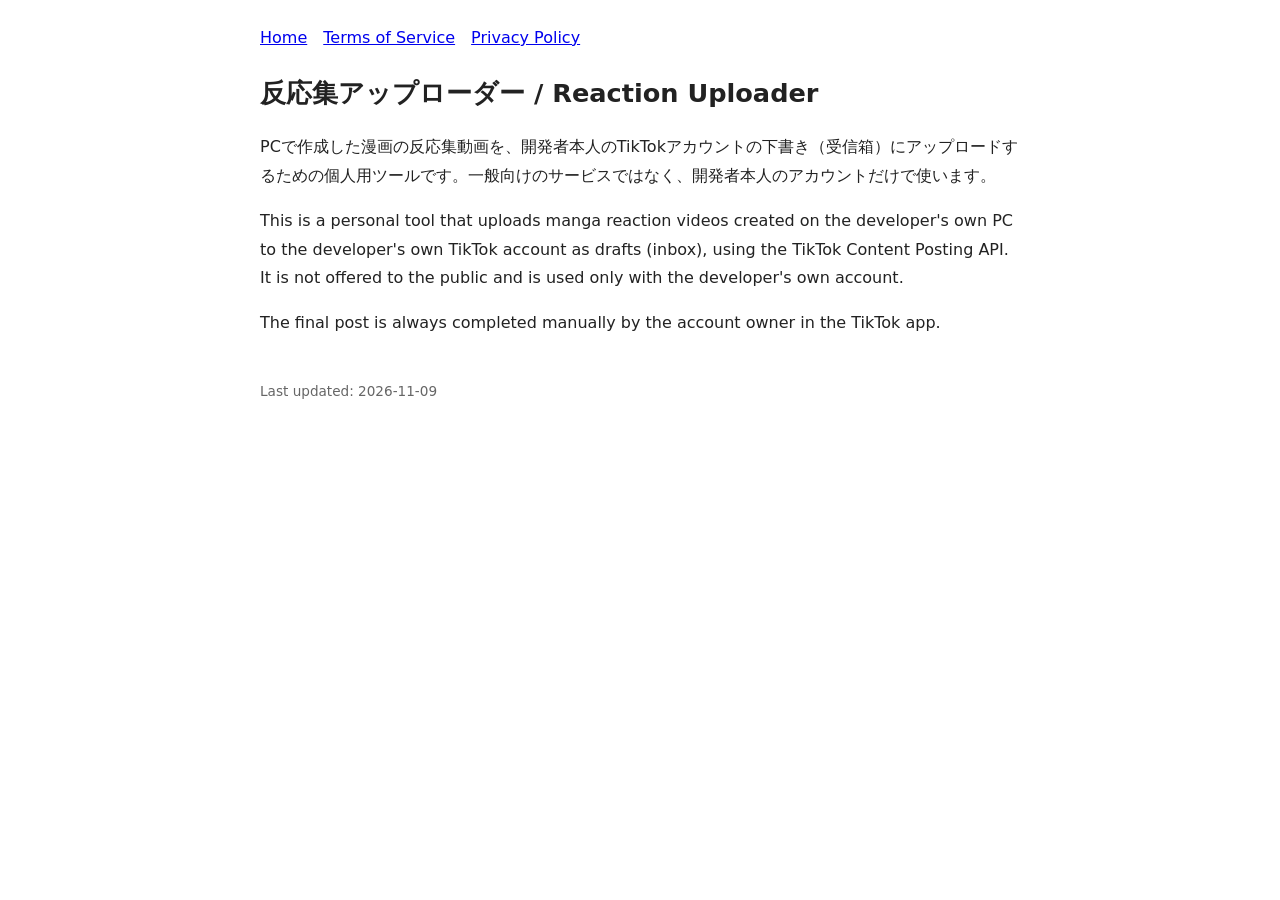
<file: index.html>
<!doctype html><html lang="ja"><head><meta charset="utf-8"><meta name="viewport" content="width=device-width,initial-scale=1"><link rel="stylesheet" href="style.css"><title>Reaction Uploader</title></head><body><nav><a href="./">Home</a><a href="terms.html">Terms of Service</a><a href="privacy.html">Privacy Policy</a></nav>
<h1>反応集アップローダー / Reaction Uploader</h1>
<p>PCで作成した漫画の反応集動画を、開発者本人のTikTokアカウントの下書き（受信箱）にアップロードするための個人用ツールです。一般向けのサービスではなく、開発者本人のアカウントだけで使います。</p>
<p>This is a personal tool that uploads manga reaction videos created on the developer's own PC to the developer's own TikTok account as drafts (inbox), using the TikTok Content Posting API. It is not offered to the public and is used only with the developer's own account.</p>
<p>The final post is always completed manually by the account owner in the TikTok app.</p>
<footer>Last updated: 2026-11-09</footer></body></html>
</file>
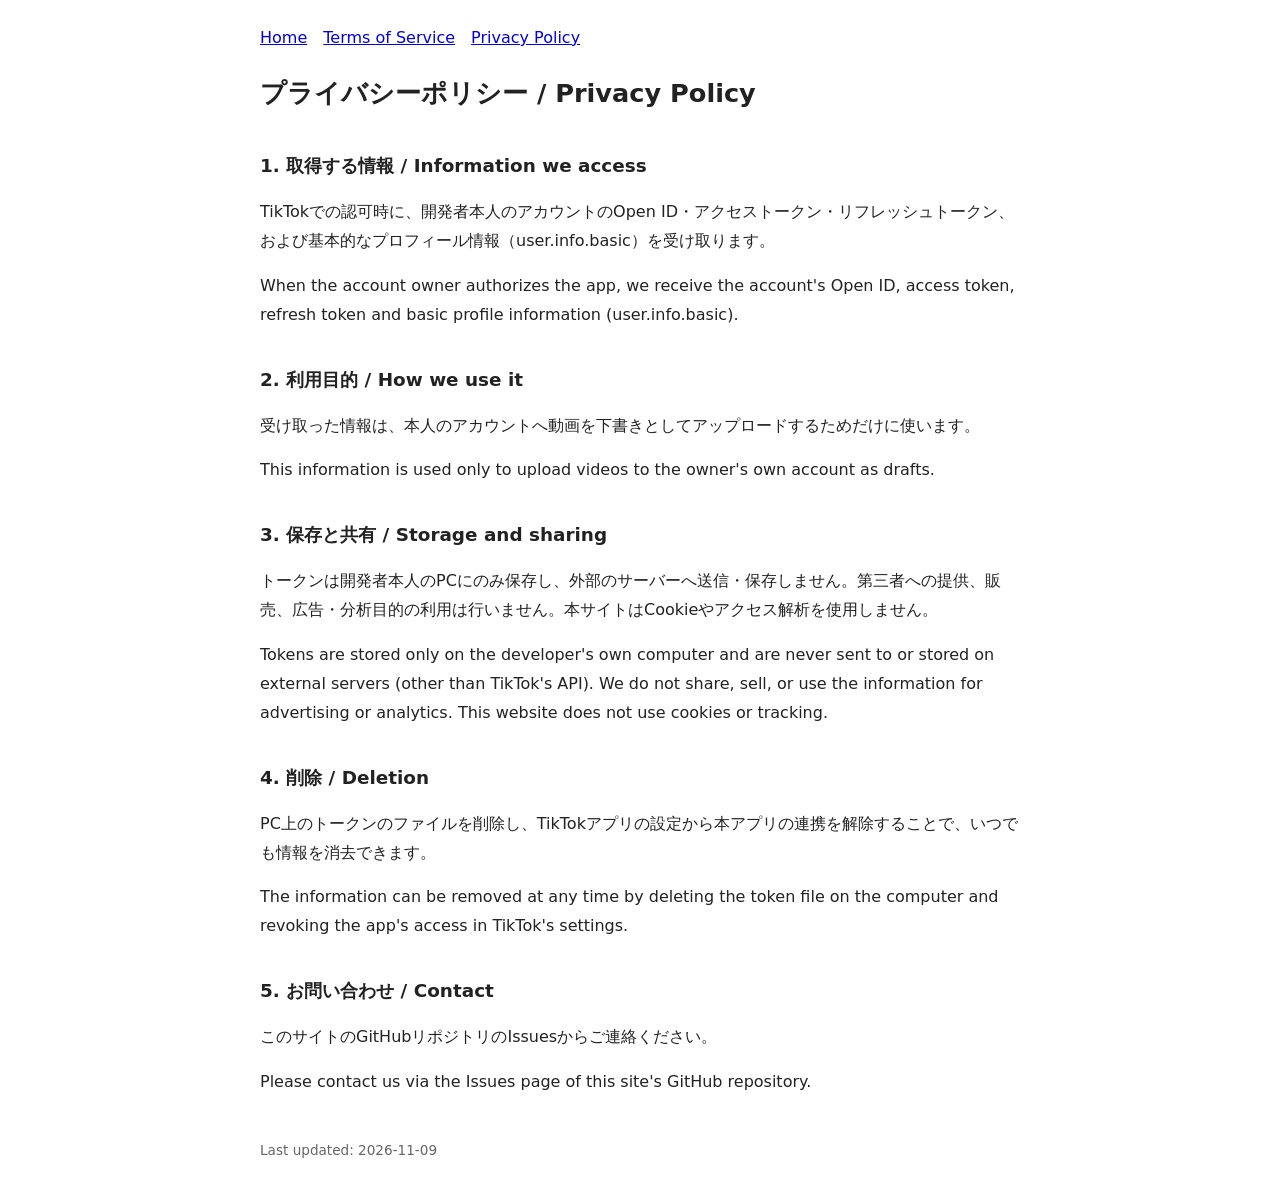
<file: privacy.html>
<!doctype html><html lang="ja"><head><meta charset="utf-8"><meta name="viewport" content="width=device-width,initial-scale=1"><link rel="stylesheet" href="style.css"><title>Privacy Policy - Reaction Uploader</title></head><body><nav><a href="./">Home</a><a href="terms.html">Terms of Service</a><a href="privacy.html">Privacy Policy</a></nav>
<h1>プライバシーポリシー / Privacy Policy</h1>
<h2>1. 取得する情報 / Information we access</h2>
<p>TikTokでの認可時に、開発者本人のアカウントのOpen ID・アクセストークン・リフレッシュトークン、および基本的なプロフィール情報（user.info.basic）を受け取ります。</p>
<p>When the account owner authorizes the app, we receive the account's Open ID, access token, refresh token and basic profile information (user.info.basic).</p>
<h2>2. 利用目的 / How we use it</h2>
<p>受け取った情報は、本人のアカウントへ動画を下書きとしてアップロードするためだけに使います。</p>
<p>This information is used only to upload videos to the owner's own account as drafts.</p>
<h2>3. 保存と共有 / Storage and sharing</h2>
<p>トークンは開発者本人のPCにのみ保存し、外部のサーバーへ送信・保存しません。第三者への提供、販売、広告・分析目的の利用は行いません。本サイトはCookieやアクセス解析を使用しません。</p>
<p>Tokens are stored only on the developer's own computer and are never sent to or stored on external servers (other than TikTok's API). We do not share, sell, or use the information for advertising or analytics. This website does not use cookies or tracking.</p>
<h2>4. 削除 / Deletion</h2>
<p>PC上のトークンのファイルを削除し、TikTokアプリの設定から本アプリの連携を解除することで、いつでも情報を消去できます。</p>
<p>The information can be removed at any time by deleting the token file on the computer and revoking the app's access in TikTok's settings.</p>
<h2>5. お問い合わせ / Contact</h2>
<p>このサイトのGitHubリポジトリのIssuesからご連絡ください。</p>
<p>Please contact us via the Issues page of this site's GitHub repository.</p>
<footer>Last updated: 2026-11-09</footer></body></html>
</file>
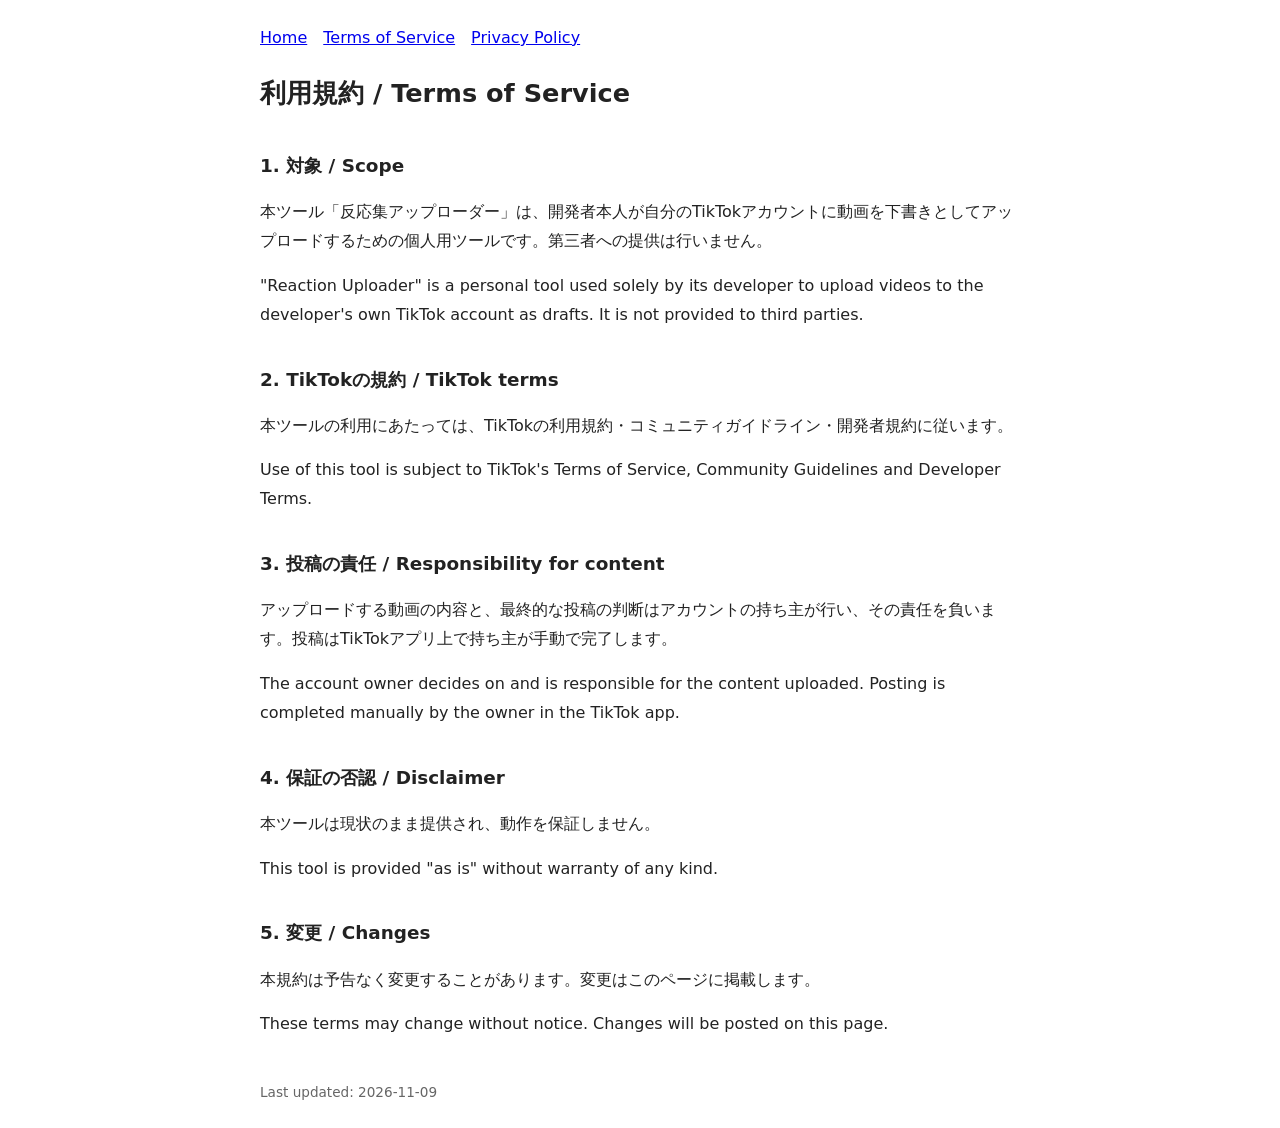
<file: terms.html>
<!doctype html><html lang="ja"><head><meta charset="utf-8"><meta name="viewport" content="width=device-width,initial-scale=1"><link rel="stylesheet" href="style.css"><title>Terms of Service - Reaction Uploader</title></head><body><nav><a href="./">Home</a><a href="terms.html">Terms of Service</a><a href="privacy.html">Privacy Policy</a></nav>
<h1>利用規約 / Terms of Service</h1>
<h2>1. 対象 / Scope</h2>
<p>本ツール「反応集アップローダー」は、開発者本人が自分のTikTokアカウントに動画を下書きとしてアップロードするための個人用ツールです。第三者への提供は行いません。</p>
<p>"Reaction Uploader" is a personal tool used solely by its developer to upload videos to the developer's own TikTok account as drafts. It is not provided to third parties.</p>
<h2>2. TikTokの規約 / TikTok terms</h2>
<p>本ツールの利用にあたっては、TikTokの利用規約・コミュニティガイドライン・開発者規約に従います。</p>
<p>Use of this tool is subject to TikTok's Terms of Service, Community Guidelines and Developer Terms.</p>
<h2>3. 投稿の責任 / Responsibility for content</h2>
<p>アップロードする動画の内容と、最終的な投稿の判断はアカウントの持ち主が行い、その責任を負います。投稿はTikTokアプリ上で持ち主が手動で完了します。</p>
<p>The account owner decides on and is responsible for the content uploaded. Posting is completed manually by the owner in the TikTok app.</p>
<h2>4. 保証の否認 / Disclaimer</h2>
<p>本ツールは現状のまま提供され、動作を保証しません。</p>
<p>This tool is provided "as is" without warranty of any kind.</p>
<h2>5. 変更 / Changes</h2>
<p>本規約は予告なく変更することがあります。変更はこのページに掲載します。</p>
<p>These terms may change without notice. Changes will be posted on this page.</p>
<footer>Last updated: 2026-11-09</footer></body></html>
</file>
<file: style.css>
body{font-family:system-ui,-apple-system,"Segoe UI","Hiragino Sans","Meiryo",sans-serif;max-width:760px;margin:0 auto;padding:24px 16px;line-height:1.8;color:#222;background:#fff}
h1{font-size:1.6em}h2{font-size:1.15em;margin-top:1.8em}nav a{margin-right:1em}footer{margin-top:3em;font-size:.85em;color:#666}
</file>
